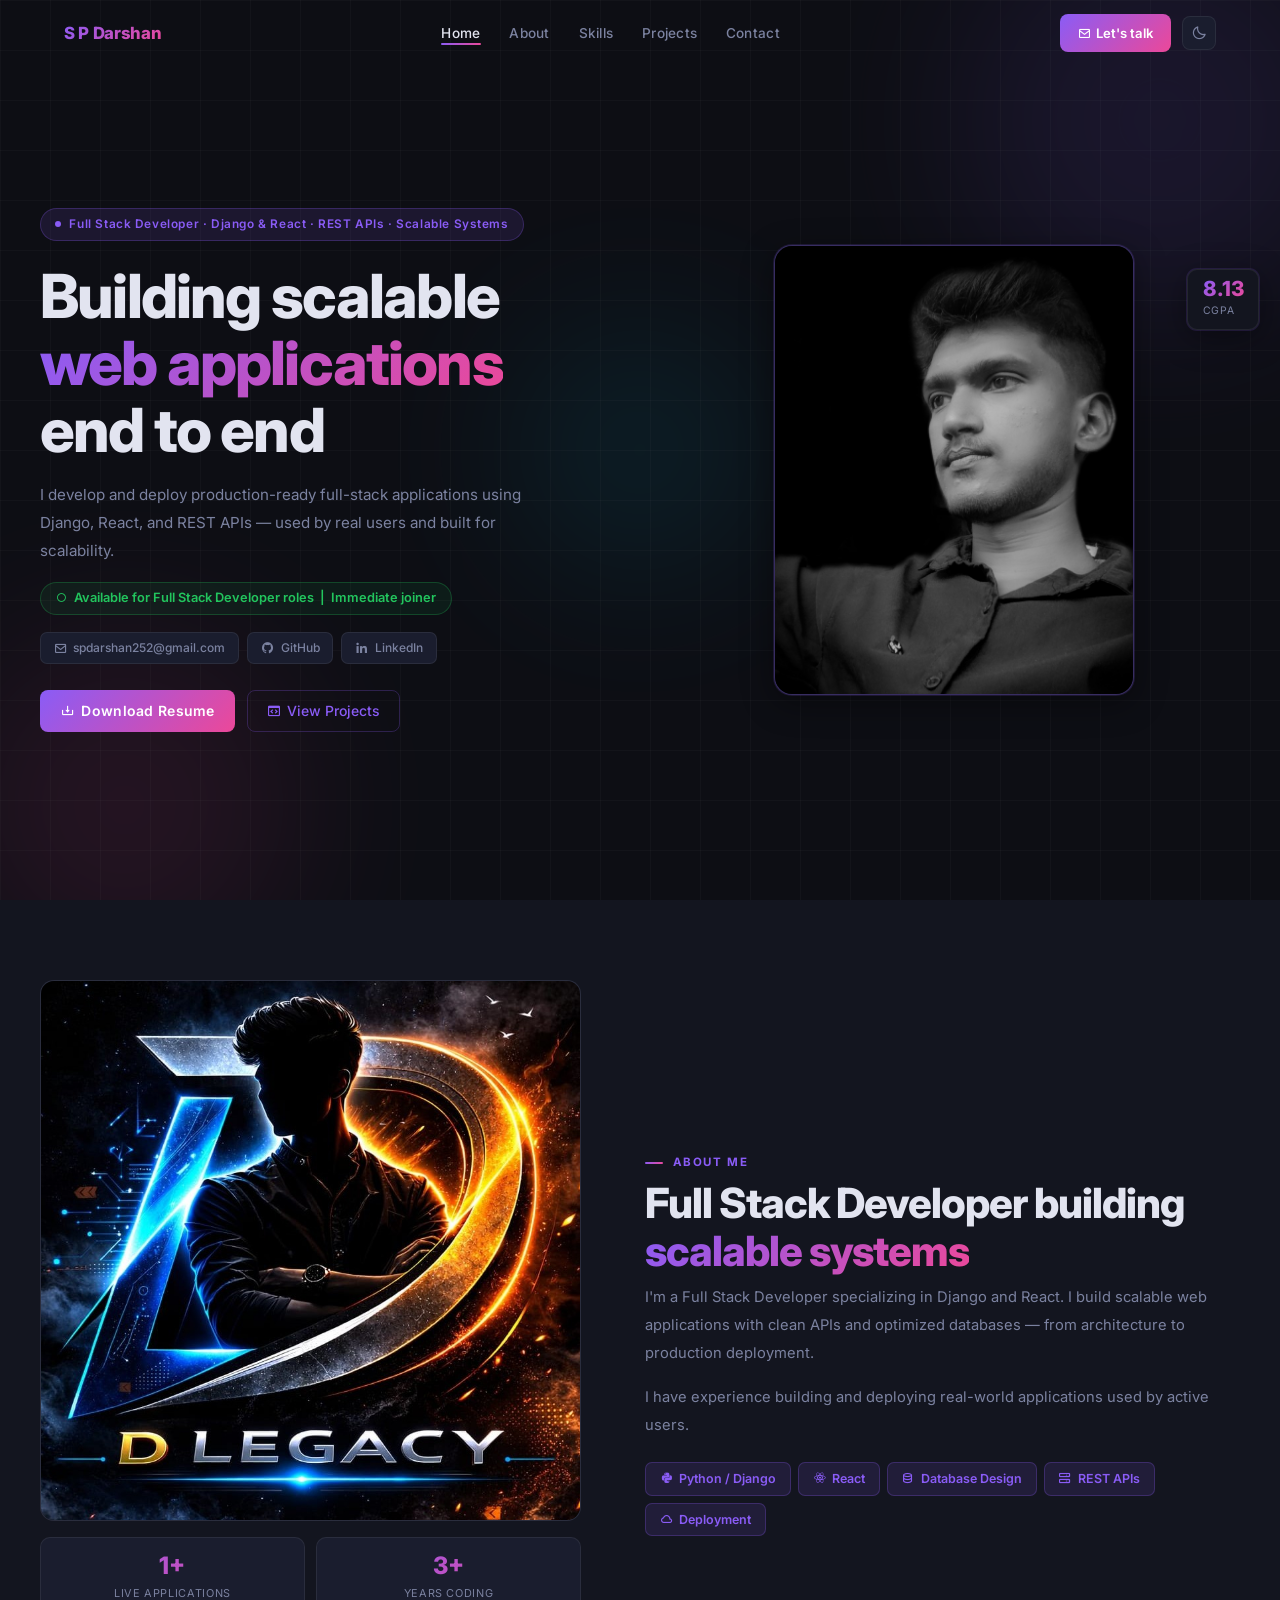
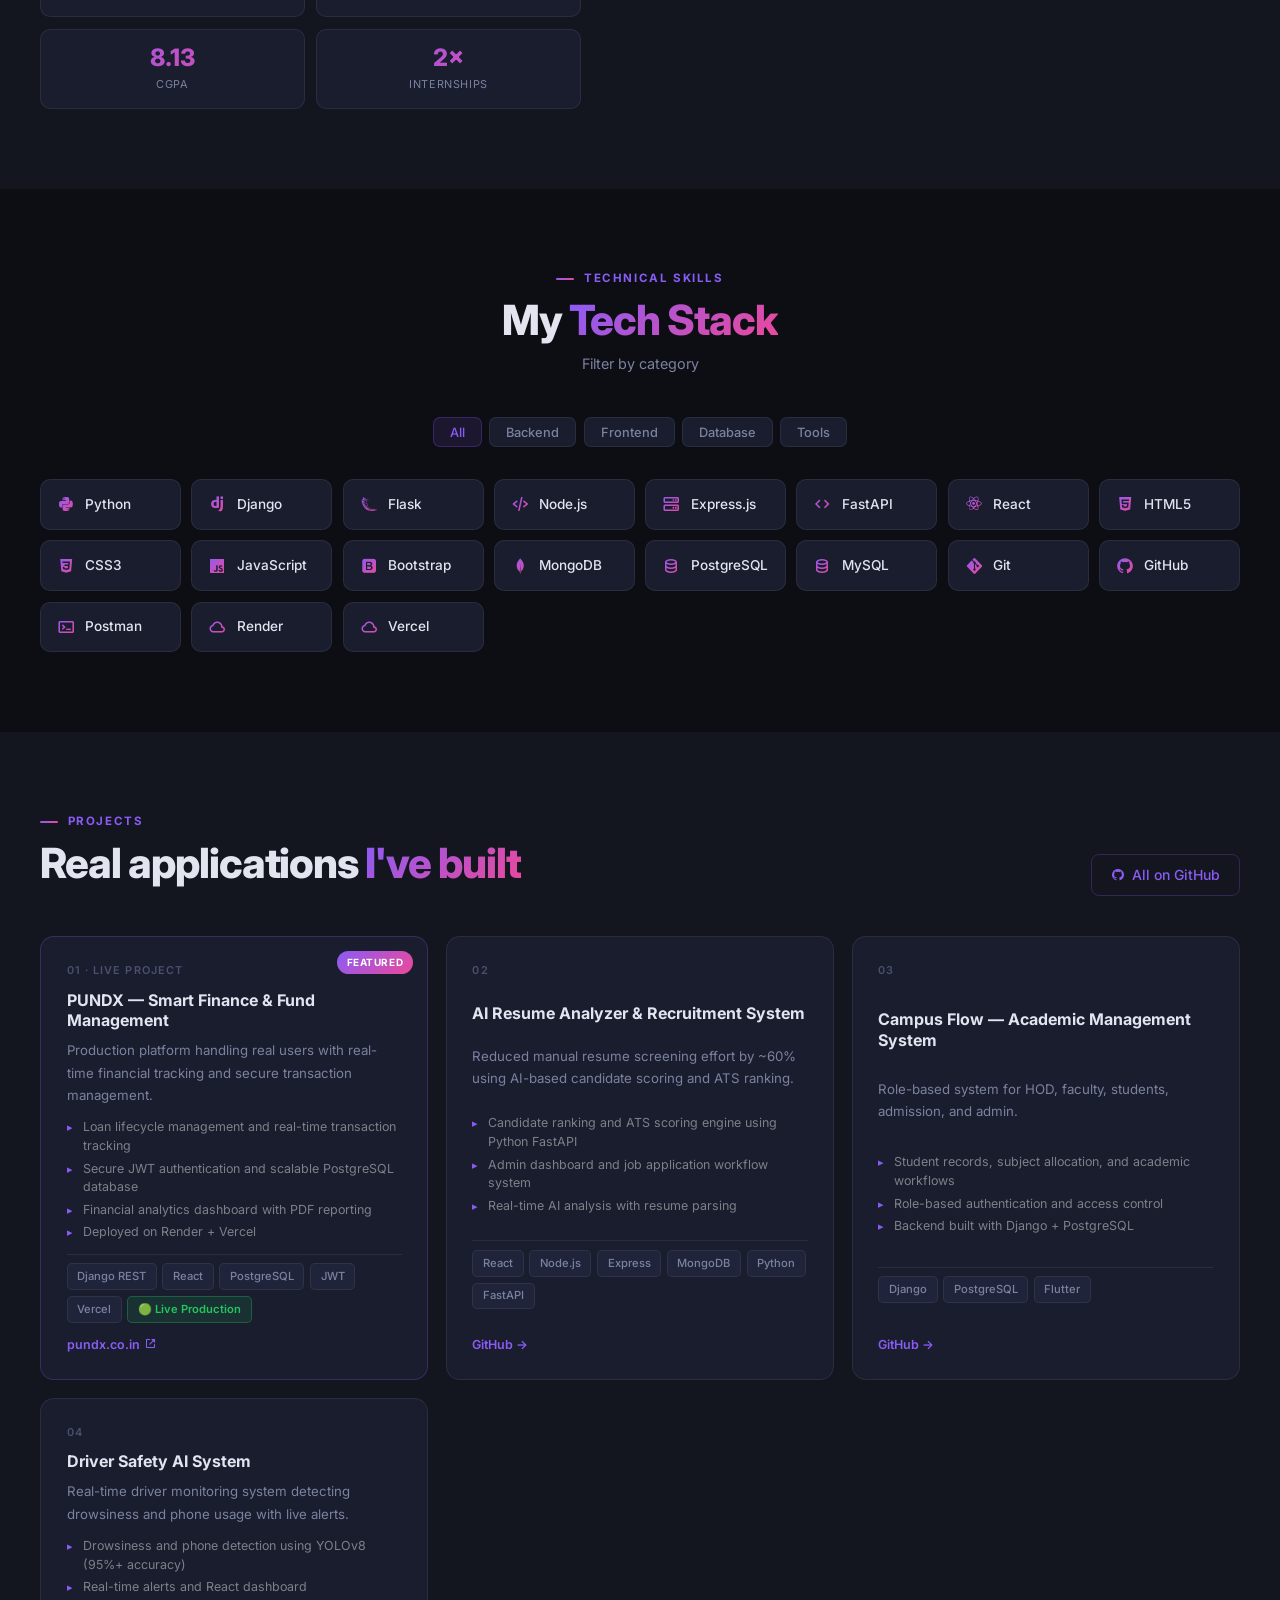
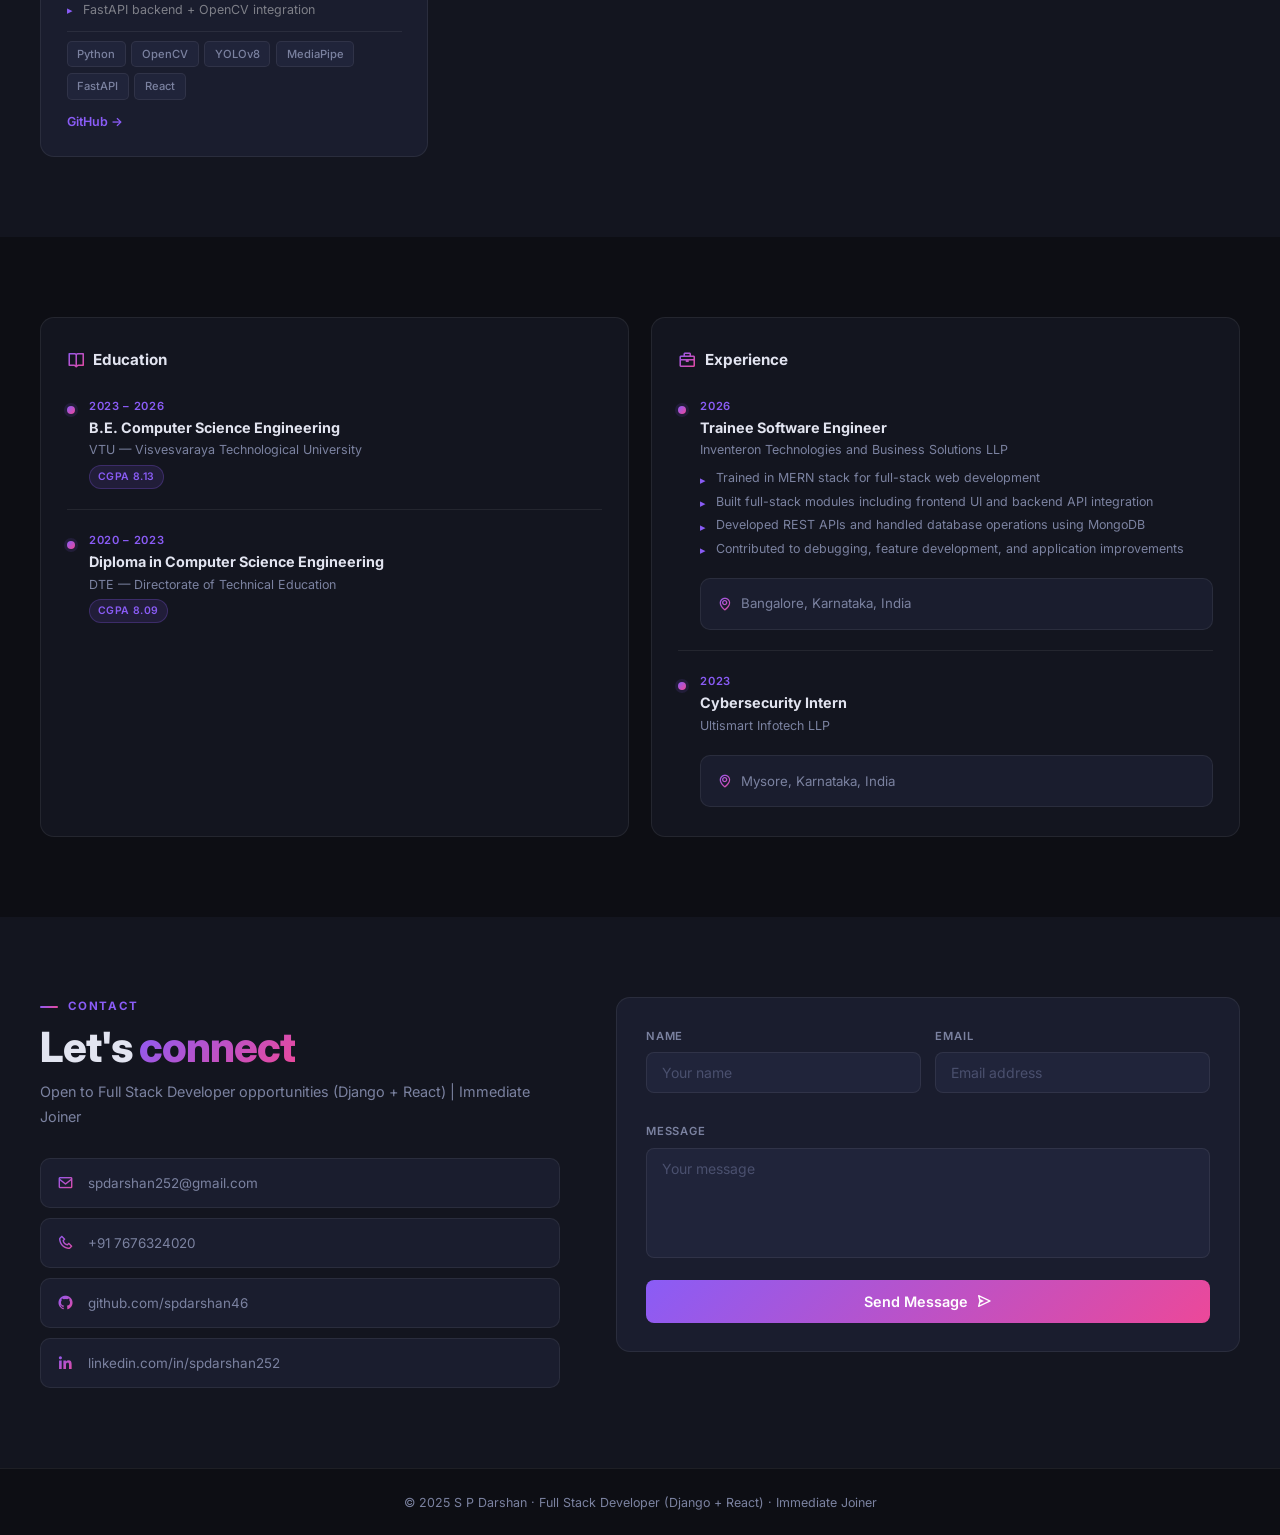
<file: index.html>
<!DOCTYPE html>
<html lang="en" data-theme="dark">

<head>
  <meta charset="UTF-8">
  <meta name="viewport" content="width=device-width, initial-scale=1.0, maximum-scale=1.0">
  <title>S P Darshan | Full Stack Developer (Django + React)</title>
  <meta name="description"
    content="S P Darshan - Full Stack Developer specializing in Django and React. Creator of PUNDX finance platform. Available for Full-Stack and Backend opportunities.">
  <meta name="keywords"
    content="Full Stack Developer, Django Developer, React Developer, Python Developer, S P Darshan, PUNDX, Backend Developer, Karnataka, MERN Stack">
  <meta name="author" content="S P Darshan">
  <meta name="robots" content="index, follow">
  <meta property="og:title" content="S P Darshan · Full Stack Developer">
  <meta property="og:description"
    content="Full Stack Developer specializing in Django and React. Creator of PUNDX finance platform.">
  <meta property="og:type" content="website">
  <meta property="og:url" content="https://spdarshan46.github.io/Portfolio/">
  <meta name="twitter:card" content="summary">
  <meta name="twitter:title" content="S P Darshan · Full Stack Developer">
  <meta name="twitter:description" content="Full Stack Developer specializing in Django and React.">
  <link rel="canonical" href="https://spdarshan46.github.io/Portfolio/">
  <link rel="icon" href="img/logo.jpeg" type="image/jpeg">
  <link href="https://fonts.googleapis.com/css2?family=Inter:wght@300;400;500;600;700;800&display=swap"
    rel="stylesheet">
  <link href="https://unpkg.com/boxicons@2.1.4/css/boxicons.min.css" rel="stylesheet">
  <link rel="stylesheet" href="style.css">
</head>

<body>
  <!-- MOBILE NAV OVERLAY -->
  <nav class="mobile-nav" id="mobileNav">
    <a href="#home" onclick="closeMobileNav()">Home</a>
    <a href="#about" onclick="closeMobileNav()">About</a>
    <a href="#skills" onclick="closeMobileNav()">Skills</a>
    <a href="#projects" onclick="closeMobileNav()">Projects</a>
    <a href="#contact" onclick="closeMobileNav()">Contact</a>
    <div class="mobile-nav-social">
      <a href="https://github.com/spdarshan46" target="_blank"><i class='bx bxl-github'></i></a>
      <a href="https://linkedin.com/in/spdarshan252" target="_blank"><i class='bx bxl-linkedin'></i></a>
      <a href="mailto:spdarshan252@gmail.com"><i class='bx bx-envelope'></i></a>
    </div>
  </nav>

  <!-- HEADER -->
  <header id="header">
    <div class="header-content">
      <a href="#home" class="logo-text gradient-text">S P Darshan</a>
      <ul class="navlist" id="navlist">
        <li><a href="#home" class="active">Home</a></li>
        <li><a href="#about">About</a></li>
        <li><a href="#skills">Skills</a></li>
        <li><a href="#projects">Projects</a></li>
        <li><a href="#contact">Contact</a></li>
      </ul>
      <div class="right-header">
        <a href="mailto:spdarshan252@gmail.com" class="header-lets-talk">
          <i class='bx bx-envelope'></i> <span>Let's talk</span>
        </a>
        <div class="theme-toggle" id="themeToggle" onclick="toggleTheme()">
          <i class='bx bx-moon' id="themeIcon"></i>
        </div>
        <div class="menu-icon" id="menuIcon" onclick="toggleMobileNav()">
          <div class="bar"></div>
          <div class="bar"></div>
          <div class="bar"></div>
        </div>
      </div>
    </div>
  </header>

  <!-- HERO SECTION -->
  <section id="home">
    <div class="hero-bg">
      <div class="hero-blob blob1"></div>
      <div class="hero-blob blob2"></div>
      <div class="hero-blob blob3"></div>
      <div class="hero-grid-bg"></div>
    </div>
    <div class="hero-inner">
      <div class="hero-content">
        <div class="hero-badge">Full Stack Developer · Django & React · REST APIs · Scalable Systems</div>
        <h1>Building scalable<br><span class="gradient-text">web applications</span><br>end to end</h1>
        <p class="hero-desc">I develop and deploy production-ready full-stack applications using Django, React, and REST
          APIs — used by real users and built for scalability.</p>
        <p class="hero-avail"><i class='bx bx-circle'></i> Available for Full Stack Developer roles &nbsp;|&nbsp;
          Immediate joiner</p>
        <div class="quick-info">
          <a href="mailto:spdarshan252@gmail.com" class="info-chip">
            <i class='bx bx-envelope'></i> spdarshan252@gmail.com
          </a>
          <a href="https://github.com/spdarshan46" target="_blank" class="info-chip">
            <i class='bx bxl-github'></i> GitHub
          </a>
          <a href="https://linkedin.com/in/spdarshan252" target="_blank" class="info-chip">
            <i class='bx bxl-linkedin'></i> LinkedIn
          </a>
        </div>
        <div class="hero-actions">
          <a href="img/resume.pdf" class="btn" download>
            <i class='bx bx-download'></i> Download Resume
          </a>
          <a href="#projects" class="btn-outline">
            <i class='bx bx-code-block'></i> View Projects
          </a>
        </div>
      </div>
      <div class="hero-image-wrap">
        <div class="hero-img-card">
          <img src="img/hero.jpg" alt="S P Darshan"
            onerror="this.style.display='none';this.nextElementSibling.style.display='flex'">
          <div class="hero-img-placeholder" style="display:none">
            <div class="avatar-big">SPD</div>
            <span style="color:var(--muted);font-size:.85rem;font-weight:600">S P Darshan</span>
            <span style="color:var(--muted2);font-size:.75rem">Full Stack Developer</span>
          </div>
        </div>
        <div class="floating-badge fb2">
          <div class="fb-num">8.13</div>
          <div class="fb-label">CGPA</div>
        </div>
      </div>
    </div>
  </section>

  <!-- ABOUT SECTION -->
  <section id="about">
    <div class="about-grid">
      <div class="about-img-wrap reveal">
        <div class="about-img">
          <img src="img/logo.jpeg" alt="About S P Darshan" onerror="this.nextElementSibling.style.display='flex'">
          <div class="about-img-placeholder" style="display:none">🖥️</div>
        </div>
        <div class="about-stats">
          <div class="stat-card">
            <div class="stat-number">1+</div>
            <div class="stat-label">Live Applications</div>
          </div>
          <div class="stat-card">
            <div class="stat-number">3+</div>
            <div class="stat-label">Years Coding</div>
          </div>
          <div class="stat-card">
            <div class="stat-number">8.13</div>
            <div class="stat-label">CGPA</div>
          </div>
          <div class="stat-card">
            <div class="stat-number">2×</div>
            <div class="stat-label">Internships</div>
          </div>
        </div>
      </div>
      <div class="about-content reveal reveal-d1">
        <div class="section-label">About Me</div>
        <h2 class="section-title">Full Stack Developer building <span class="gradient-text">scalable systems</span></h2>
        <p>I'm a Full Stack Developer specializing in Django and React. I build scalable web applications with clean
          APIs and optimized databases — from architecture to production deployment.</p>
        <p>I have experience building and deploying real-world applications used by active users.</p>
        <div class="about-highlights">
          <span class="highlight-pill"><i class='bx bxl-python'></i> Python / Django</span>
          <span class="highlight-pill"><i class='bx bxl-react'></i> React</span>
          <span class="highlight-pill"><i class='bx bx-data'></i> Database Design</span>
          <span class="highlight-pill"><i class='bx bx-server'></i> REST APIs</span>
          <span class="highlight-pill"><i class='bx bx-cloud'></i> Deployment</span>
        </div>
      </div>
    </div>
  </section>

  <!-- SKILLS SECTION -->
  <section id="skills">
    <div class="skills-header reveal">
      <div class="section-label" style="justify-content:center">Technical Skills</div>
      <h2 class="section-title">My <span class="gradient-text">Tech Stack</span></h2>
      <p class="section-sub">Filter by category</p>
    </div>
    <div class="skill-filters reveal reveal-d1">
      <button class="filter-btn active" onclick="filterSkills('all',this)">All</button>
      <button class="filter-btn" onclick="filterSkills('backend',this)">Backend</button>
      <button class="filter-btn" onclick="filterSkills('frontend',this)">Frontend</button>
      <button class="filter-btn" onclick="filterSkills('database',this)">Database</button>
      <button class="filter-btn" onclick="filterSkills('tools',this)">Tools</button>
    </div>
    <div class="skills-grid reveal reveal-d2" id="skillsGrid">
      <div class="skill-card" data-cat="backend"><i class='bx bxl-python'></i> Python</div>
      <div class="skill-card" data-cat="backend"><i class='bx bxl-django'></i> Django</div>
      <div class="skill-card" data-cat="backend"><i class='bx bxl-flask'></i> Flask</div>
      <div class="skill-card" data-cat="backend"><i class='bx bx-code-alt'></i> Node.js</div>
      <div class="skill-card" data-cat="backend"><i class='bx bx-server'></i> Express.js</div>
      <div class="skill-card" data-cat="backend"><i class='bx bx-code'></i> FastAPI</div>
      <div class="skill-card" data-cat="frontend"><i class='bx bxl-react'></i> React</div>
      <div class="skill-card" data-cat="frontend"><i class='bx bxl-html5'></i> HTML5</div>
      <div class="skill-card" data-cat="frontend"><i class='bx bxl-css3'></i> CSS3</div>
      <div class="skill-card" data-cat="frontend"><i class='bx bxl-javascript'></i> JavaScript</div>
      <div class="skill-card" data-cat="frontend"><i class='bx bxl-bootstrap'></i> Bootstrap</div>
      <div class="skill-card" data-cat="database"><i class='bx bxl-mongodb'></i> MongoDB</div>
      <div class="skill-card" data-cat="database"><i class='bx bx-data'></i> PostgreSQL</div>
      <div class="skill-card" data-cat="database"><i class='bx bx-data'></i> MySQL</div>
      <div class="skill-card" data-cat="tools"><i class='bx bxl-git'></i> Git</div>
      <div class="skill-card" data-cat="tools"><i class='bx bxl-github'></i> GitHub</div>
      <div class="skill-card" data-cat="tools"><i class='bx bx-terminal'></i> Postman</div>
      <div class="skill-card" data-cat="tools"><i class='bx bx-cloud'></i> Render</div>
      <div class="skill-card" data-cat="tools"><i class='bx bx-cloud'></i> Vercel</div>
    </div>
  </section>

  <!-- PROJECTS SECTION -->
  <section id="projects">
    <div class="projects-wrap">
      <div class="projects-header-row reveal">
        <div>
          <div class="section-label">Projects</div>
          <h2 class="section-title">
            Real applications <span class="gradient-text">I've built</span>
          </h2>
        </div>
        <a href="https://github.com/spdarshan46" target="_blank" class="btn-outline">
          <i class='bx bxl-github'></i> All on GitHub
        </a>
      </div>
      <div class="project-grid reveal">
        <!-- PROJECT 1: PUNDX -->
        <a href="https://www.pundx.co.in/" target="_blank" class="project-card featured">
          <div class="featured-badge">FEATURED</div>
          <div class="project-num">01 · LIVE PROJECT</div>
          <h3>PUNDX — Smart Finance & Fund Management</h3>
          <p class="project-desc">
            Production platform handling real users with real-time financial tracking and secure transaction management.
          </p>
          <ul class="project-feats">
            <li>Loan lifecycle management and real-time transaction tracking</li>
            <li>Secure JWT authentication and scalable PostgreSQL database</li>
            <li>Financial analytics dashboard with PDF reporting</li>
            <li>Deployed on Render + Vercel</li>
          </ul>
          <div class="project-stack">
            <span class="stack-pill">Django REST</span>
            <span class="stack-pill">React</span>
            <span class="stack-pill">PostgreSQL</span>
            <span class="stack-pill">JWT</span>
            <span class="stack-pill">Vercel</span>
            <span class="stack-pill live-pill">🟢 Live Production</span>
          </div>
          <span class="project-link">
            pundx.co.in <i class='bx bx-link-external'></i>
          </span>
        </a>

        <!-- PROJECT 2: AI RESUME ANALYZER -->
        <a href="https://github.com/SnehaKhanaganvi/Ai-Resyme-Alayser-Recuirtment-System-" target="_blank" class="project-card">
          <div class="project-num">02</div>
          <h3>AI Resume Analyzer & Recruitment System</h3>
          <p class="project-desc">
            Reduced manual resume screening effort by ~60% using AI-based candidate scoring and ATS ranking.
          </p>
          <ul class="project-feats">
            <li>Candidate ranking and ATS scoring engine using Python FastAPI</li>
            <li>Admin dashboard and job application workflow system</li>
            <li>Real-time AI analysis with resume parsing</li>
          </ul>
          <div class="project-stack">
            <span class="stack-pill">React</span>
            <span class="stack-pill">Node.js</span>
            <span class="stack-pill">Express</span>
            <span class="stack-pill">MongoDB</span>
            <span class="stack-pill">Python</span>
            <span class="stack-pill">FastAPI</span>
          </div>
          <span class="project-link">GitHub →</span>
        </a>

        <!-- PROJECT 3: CAMPUS FLOW -->
        <a href="https://github.com/Mr-APS-22/SDMS_project" target="_blank" class="project-card">
          <div class="project-num">03</div>
          <h3>Campus Flow — Academic Management System</h3>
          <p class="project-desc">
            Role-based system for HOD, faculty, students, admission, and admin.
          </p>
          <ul class="project-feats">
            <li>Student records, subject allocation, and academic workflows</li>
            <li>Role-based authentication and access control</li>
            <li>Backend built with Django + PostgreSQL</li>
          </ul>
          <div class="project-stack">
            <span class="stack-pill">Django</span>
            <span class="stack-pill">PostgreSQL</span>
            <span class="stack-pill">Flutter</span>
          </div>
          <span class="project-link">GitHub →</span>
        </a>

        <!-- PROJECT 4: DRIVER SAFETY AI -->
        <a href="https://github.com/spdarshan46/driver-safety-ai" target="_blank" class="project-card">
          <div class="project-num">04</div>
          <h3>Driver Safety AI System</h3>
          <p class="project-desc">
            Real-time driver monitoring system detecting drowsiness and phone usage with live alerts.
          </p>
          <ul class="project-feats">
            <li>Drowsiness and phone detection using YOLOv8 (95%+ accuracy)</li>
            <li>Real-time alerts and React dashboard</li>
            <li>FastAPI backend + OpenCV integration</li>
          </ul>
          <div class="project-stack">
            <span class="stack-pill">Python</span>
            <span class="stack-pill">OpenCV</span>
            <span class="stack-pill">YOLOv8</span>
            <span class="stack-pill">MediaPipe</span>
            <span class="stack-pill">FastAPI</span>
            <span class="stack-pill">React</span>
          </div>
          <span class="project-link">GitHub →</span>
        </a>
      </div>
    </div>
  </section>

  <!-- EDUCATION & EXPERIENCE -->
  <div class="edu-exp-section">
    <div class="edu-exp-grid reveal">
      <div class="exp-card">
        <div class="exp-card-title"><i class='bx bx-book-open'></i> Education</div>
        <div class="exp-item">
          <div class="exp-dot"></div>
          <div class="exp-body">
            <div class="exp-date">2023 – 2026</div>
            <div class="exp-title">B.E. Computer Science Engineering</div>
            <div class="exp-place">VTU — Visvesvaraya Technological University</div>
            <span class="exp-badge">CGPA 8.13</span>
          </div>
        </div>
        <div class="exp-item">
          <div class="exp-dot"></div>
          <div class="exp-body">
            <div class="exp-date">2020 – 2023</div>
            <div class="exp-title">Diploma in Computer Science Engineering</div>
            <div class="exp-place">DTE — Directorate of Technical Education</div>
            <span class="exp-badge">CGPA 8.09</span>
          </div>
        </div>
      </div>
      <div class="exp-card">
        <div class="exp-card-title"><i class='bx bx-briefcase'></i> Experience</div>
        <div class="exp-item">
          <div class="exp-dot"></div>
          <div class="exp-body">
            <div class="exp-date">2026</div>
            <div class="exp-title">Trainee Software Engineer</div>
            <div class="exp-place">Inventeron Technologies and Business Solutions LLP</div>
            <ul class="exp-details">
              <li>Trained in MERN stack for full-stack web development</li>
              <li>Built full-stack modules including frontend UI and backend API integration</li>
              <li>Developed REST APIs and handled database operations using MongoDB</li>
              <li>Contributed to debugging, feature development, and application improvements</li>
            </ul>
            <div class="location-mini">
              <i class='bx bx-map'></i>
              Bangalore, Karnataka, India
            </div>
          </div>
        </div>
        <div class="exp-item">
          <div class="exp-dot"></div>
          <div class="exp-body">
            <div class="exp-date">2023</div>
            <div class="exp-title">Cybersecurity Intern</div>
            <div class="exp-place">Ultismart Infotech LLP</div>
            <div class="location-mini">
              <i class='bx bx-map'></i>
              Mysore, Karnataka, India
            </div>
          </div>
        </div>
      </div>
    </div>
  </div>

  <!-- CONTACT SECTION -->
  <section id="contact">
    <div class="contact-wrap">
      <div class="contact-panel">
        <div class="reveal">
          <div class="section-label">Contact</div>
          <h2 class="section-title">Let's <span class="gradient-text">connect</span></h2>
          <p class="contact-left-p">Open to Full Stack Developer opportunities (Django + React) | Immediate Joiner</p>
          <div class="contact-links">
            <a href="mailto:spdarshan252@gmail.com" class="contact-link">
              <i class='bx bx-envelope'></i> spdarshan252@gmail.com
            </a>
            <a href="tel:+917676324020" class="contact-link">
              <i class='bx bx-phone'></i> +91 7676324020
            </a>
            <a href="https://github.com/spdarshan46" target="_blank" class="contact-link">
              <i class='bx bxl-github'></i> github.com/spdarshan46
            </a>
            <a href="https://linkedin.com/in/spdarshan252" target="_blank" class="contact-link">
              <i class='bx bxl-linkedin'></i> linkedin.com/in/spdarshan252
            </a>
          </div>
        </div>
        <div class="reveal reveal-d2">
          <form action="https://formspree.io/f/xbldbrdy" method="POST" class="contact-form" id="contactForm"
            onsubmit="handleForm(event)">
            <div class="form-row">
              <div class="form-group">
                <label class="form-label">Name</label>
                <input type="text" name="name" placeholder="Your name" required>
              </div>
              <div class="form-group">
                <label class="form-label">Email</label>
                <input type="email" name="email" placeholder="Email address" required>
              </div>
            </div>
            <div class="form-group">
              <label class="form-label">Message</label>
              <textarea name="message" placeholder="Your message" rows="5" required></textarea>
            </div>
            <button type="submit" class="send-btn" id="sendBtn">
              <span id="btnText">Send Message</span>
              <i class='bx bx-send'></i>
            </button>
          </form>
        </div>
      </div>
    </div>
  </section>

  <!-- FOOTER -->
  <footer>
    <p>© 2025 S P Darshan · Full Stack Developer (Django + React) · Immediate Joiner</p>
  </footer>

  <script src="script.js"></script>
</body>

</html>
</file>
<file: style.css>
/* ══════════════════════════════
   RESET & CSS VARS
══════════════════════════════ */
*,*::before,*::after{margin:0;padding:0;box-sizing:border-box;transition:background-color .2s ease,border-color .2s ease,color .2s ease,box-shadow .2s ease,transform .2s ease,opacity .2s ease}
:root{
  --bg:#0d0e14;--bg2:#13151f;--bg3:#1a1d2e;--bg4:#20243a;
  --border:rgba(255,255,255,0.07);--border2:rgba(138,92,246,0.25);
  --text:#e2e4f0;--muted:#7b82a0;--muted2:#4a506e;
  --purple:#8a5cf6;--purple2:#6d3fe0;--purple3:rgba(138,92,246,0.12);
  --pink:#ec4899;--cyan:#06b6d4;
  --grad:linear-gradient(135deg,#8a5cf6,#ec4899);
  --shadow:0 0 0 1px rgba(138,92,246,0.15),0 8px 32px rgba(0,0,0,0.4);
}
[data-theme="light"]{
  --bg:#f5f5fa;--bg2:#ffffff;--bg3:#f0f0f8;--bg4:#e8e8f5;
  --border:rgba(0,0,0,0.08);--border2:rgba(138,92,246,0.2);
  --text:#1a1a2e;--muted:#6b7280;--muted2:#9ca3af;
  --purple3:rgba(138,92,246,0.08);
  --shadow:0 0 0 1px rgba(138,92,246,0.12),0 4px 20px rgba(0,0,0,0.08);
}
/* FIX 6: Moved out of [data-theme="light"] block — was invalid nesting */
[data-theme="light"] .project-feats li{font-size:.78rem;color:rgba(60,60,60,0.5);padding:.12rem 0 .12rem 1rem;position:relative;line-height:1.5}
html{scroll-behavior:smooth}
body{background:var(--bg);color:var(--text);font-family:'Inter',sans-serif;line-height:1.7;overflow-x:hidden;transition:background .3s,color .3s}
::selection{background:rgba(138,92,246,0.3)}
::-webkit-scrollbar{width:4px}
::-webkit-scrollbar-track{background:var(--bg)}
/* FIX 3: Gradient scrollbar thumb */
::-webkit-scrollbar-thumb{background:linear-gradient(135deg,#8a5cf6,#ec4899);border-radius:99px}
a{text-decoration:none;color:inherit}
img{max-width:100%;display:block}
.gradient-text{background:var(--grad);-webkit-background-clip:text;-webkit-text-fill-color:transparent;background-clip:text}

/* ══════════════════════════════
   SHARED UTILITIES
══════════════════════════════ */
.section-inner{max-width:1200px;margin:0 auto;padding:0 1.5rem}
.section-label{font-size:.72rem;font-weight:700;letter-spacing:.14em;color:var(--purple);text-transform:uppercase;margin-bottom:.5rem;display:flex;align-items:center;gap:.6rem}
.section-label::before{content:'';width:18px;height:2px;background:var(--grad);border-radius:99px;flex-shrink:0}
.section-title{font-size:clamp(1.7rem,4vw,2.6rem);font-weight:800;letter-spacing:-.025em;line-height:1.15;margin-bottom:.5rem}
.section-sub{color:var(--muted);font-size:.9rem;margin-bottom:2.5rem}
.btn{display:inline-flex;align-items:center;gap:.4rem;background:var(--grad);color:#fff;padding:.55rem 1.3rem;border-radius:8px;font-family:'Inter',sans-serif;font-size:.875rem;font-weight:600;letter-spacing:.02em;transition:opacity .2s,transform .2s;border:none;cursor:pointer;white-space:nowrap}
.btn:hover{opacity:.9;transform:translateY(-1px)}
/* FIX 2: Button click feedback */
.btn:active{transform:scale(0.97)}
.btn-outline{background:transparent;border:1px solid var(--border2);color:var(--purple);padding:.5rem 1.2rem;border-radius:8px;font-size:.875rem;font-weight:500;transition:all .2s;display:inline-flex;align-items:center;gap:.4rem;white-space:nowrap}
.btn-outline:hover{background:var(--purple3)}
.btn-outline:active{transform:scale(0.97)}

/* ══════════════════════════════
   HEADER
══════════════════════════════ */
header{position:fixed;top:0;left:0;right:0;z-index:1000;transition:all .3s}
header.scrolled{background:rgba(13,14,20,0.9);backdrop-filter:blur(20px);-webkit-backdrop-filter:blur(20px);border-bottom:1px solid var(--border)}
[data-theme="light"] header.scrolled{background:rgba(245,245,250,0.92)}
.header-content{max-width:1200px;margin:0 auto;padding:.9rem 1.5rem;display:flex;align-items:center;justify-content:space-between;gap:1.5rem}
.logo-text{font-size:1.05rem;font-weight:800;letter-spacing:-.02em;flex-shrink:0}
.navlist{list-style:none;display:flex;gap:1.8rem}
.navlist a{font-size:.85rem;font-weight:500;color:var(--muted);letter-spacing:.02em;position:relative;transition:color .2s;padding:.2rem 0}
.navlist a::after{content:'';position:absolute;bottom:0;left:0;width:0;height:1.5px;background:var(--grad);border-radius:99px;transition:width .3s}
.navlist a:hover,.navlist a.active{color:var(--text)}
.navlist a:hover::after,.navlist a.active::after{width:100%}
.right-header{display:flex;align-items:center;gap:.7rem;flex-shrink:0}
.header-lets-talk{display:inline-flex;align-items:center;gap:.35rem;background:var(--grad);color:#fff;padding:.48rem 1.1rem;border-radius:8px;font-size:.82rem;font-weight:600;transition:opacity .2s}
.header-lets-talk:hover{opacity:.88}
.theme-toggle{width:34px;height:34px;border-radius:8px;border:1px solid var(--border);background:var(--bg3);display:flex;align-items:center;justify-content:center;cursor:pointer;transition:all .2s;font-size:1rem;color:var(--muted);flex-shrink:0}
.theme-toggle:hover{border-color:var(--border2);color:var(--purple)}
.menu-icon{width:34px;height:34px;border:1px solid var(--border);border-radius:8px;background:var(--bg3);display:none;flex-direction:column;align-items:center;justify-content:center;gap:4.5px;cursor:pointer;transition:all .2s;flex-shrink:0}
.menu-icon:hover{border-color:var(--border2)}
.bar{width:16px;height:1.5px;background:var(--muted);transition:all .3s;border-radius:99px}
.menu-icon.open .bar:nth-child(1){transform:rotate(45deg) translate(4px,4px)}
.menu-icon.open .bar:nth-child(2){opacity:0;transform:scaleX(0)}
.menu-icon.open .bar:nth-child(3){transform:rotate(-45deg) translate(4px,-4px)}

/* ══════════════════════════════
   MOBILE NAV
══════════════════════════════ */
.mobile-nav{position:fixed;inset:0;background:var(--bg);z-index:999;display:flex;flex-direction:column;align-items:center;justify-content:center;gap:2rem;transform:translateX(100%);transition:transform .35s cubic-bezier(.4,0,.2,1)}
.mobile-nav.open{transform:none}
.mobile-nav a{font-size:1.7rem;font-weight:800;color:var(--muted);transition:color .2s;letter-spacing:-.03em;padding:.2rem 0}
.mobile-nav a:hover,.mobile-nav a:active{color:var(--text)}
.mobile-nav-social{display:flex;gap:1.2rem;margin-top:1rem}
.mobile-nav-social a{width:42px;height:42px;border:1px solid var(--border);border-radius:8px;display:flex;align-items:center;justify-content:center;font-size:1.2rem;color:var(--muted);transition:all .2s}
.mobile-nav-social a:hover{border-color:var(--border2);color:var(--purple)}

/* ══════════════════════════════
   HERO
══════════════════════════════ */
#home{min-height:100svh;display:flex;align-items:center;padding:5.5rem 1.5rem 3rem;position:relative;overflow:hidden}
.hero-bg{position:absolute;inset:0;pointer-events:none;overflow:hidden}
.hero-blob{position:absolute;border-radius:50%;filter:blur(80px);opacity:.1}
.blob1{width:400px;height:400px;background:var(--purple);top:-80px;right:-80px}
.blob2{width:350px;height:350px;background:var(--pink);bottom:-80px;left:-50px}
.blob3{width:250px;height:250px;background:var(--cyan);top:50%;left:50%;transform:translate(-50%,-50%)}
.hero-grid-bg{position:absolute;inset:0;background-image:linear-gradient(rgba(255,255,255,.025) 1px,transparent 1px),linear-gradient(90deg,rgba(255,255,255,.025) 1px,transparent 1px);background-size:50px 50px}
[data-theme="light"] .hero-grid-bg{background-image:linear-gradient(rgba(0,0,0,.035) 1px,transparent 1px),linear-gradient(90deg,rgba(0,0,0,.035) 1px,transparent 1px)}
.hero-inner{max-width:1200px;margin:0 auto;width:100%;display:grid;grid-template-columns:1fr 1fr;gap:3.5rem;align-items:center;position:relative}
.hero-badge{display:inline-flex;align-items:center;gap:.5rem;background:var(--purple3);border:1px solid var(--border2);color:var(--purple);padding:.32rem .9rem;border-radius:50px;font-size:.74rem;font-weight:600;letter-spacing:.05em;margin-bottom:1.4rem;animation:fadeUp .5s ease both}
.hero-badge::before{content:'';width:6px;height:6px;border-radius:50%;background:var(--purple);flex-shrink:0;animation:pulse 2s infinite}
.hero-content h1{font-size:clamp(2rem,5vw,3.8rem);font-weight:800;line-height:1.1;letter-spacing:-.03em;margin-bottom:1.1rem;animation:fadeUp .5s .07s ease both;opacity:0}
/* FIX 5: Wider max-width for better desktop readability */
.hero-desc{font-size:.95rem;color:var(--muted);line-height:1.85;max-width:520px;margin-bottom:1rem;animation:fadeUp .5s .14s ease both;opacity:0}
.hero-avail{display:inline-flex;align-items:center;gap:.5rem;font-size:.8rem;font-weight:600;color:#22c55e;background:rgba(34,197,94,.08);border:1px solid rgba(34,197,94,.25);border-radius:50px;padding:.3rem .95rem;margin-bottom:1.1rem;animation:fadeUp .5s .18s ease both;opacity:0}
.hero-avail i{font-size:.65rem;animation:pulse 2s infinite;color:#22c55e}
.quick-info{display:flex;gap:.5rem;flex-wrap:wrap;margin-bottom:1.6rem;animation:fadeUp .5s .24s ease both;opacity:0}
.info-chip{display:inline-flex;align-items:center;gap:.35rem;background:var(--bg3);border:1px solid var(--border);color:var(--muted);padding:.3rem .8rem;border-radius:7px;font-size:.75rem;font-weight:500;transition:all .2s}
.info-chip:hover{border-color:var(--border2);color:var(--purple);background:var(--purple3)}
.info-chip i{font-size:.85rem}
.hero-actions{display:flex;gap:.7rem;flex-wrap:wrap;animation:fadeUp .5s .31s ease both;opacity:0}
/* Image side */
.hero-image-wrap{position:relative;display:flex;justify-content:center;animation:fadeLeft .6s .2s ease both;opacity:0}
.hero-img-card{width:100%;max-width:360px;border-radius:18px;overflow:hidden;border:1px solid var(--border2);box-shadow:var(--shadow);position:relative;background:var(--bg3)}
.hero-img-card img{width:100%;height:100%;object-fit:cover;object-position:top center;aspect-ratio:4/5}
.hero-img-placeholder{width:100%;aspect-ratio:4/5;display:flex;flex-direction:column;align-items:center;justify-content:center;gap:1rem;color:var(--muted)}
.avatar-big{width:100px;height:100px;border-radius:50%;background:var(--grad);display:flex;align-items:center;justify-content:center;font-size:2rem;font-weight:800;color:#fff}
.floating-badge{position:absolute;background:var(--bg2);border:1px solid var(--border);border-radius:10px;padding:.55rem .9rem;box-shadow:var(--shadow);z-index:2}
.fb1{bottom:1.5rem;left:-1.2rem;animation:float 4s ease-in-out infinite}
.fb2{top:1.5rem;right:-1.2rem;animation:float 4s 2s ease-in-out infinite}
.fb-num{font-size:1.3rem;font-weight:800;background:var(--grad);-webkit-background-clip:text;-webkit-text-fill-color:transparent;background-clip:text;line-height:1}
.fb-label{font-size:.65rem;color:var(--muted);letter-spacing:.06em;margin-top:.15rem}

/* ══════════════════════════════
   ABOUT
══════════════════════════════ */
#about{background:var(--bg2);padding:5rem 1.5rem}
.about-grid{display:grid;grid-template-columns:1fr 1.1fr;gap:4rem;align-items:center;max-width:1200px;margin:0 auto}
.about-img-wrap{position:relative}
.about-img{width:100%;border-radius:14px;overflow:hidden;border:1px solid var(--border);background:var(--bg3)}
.about-img img{width:100%;aspect-ratio:1;object-fit:cover}
.about-img-placeholder{width:100%;aspect-ratio:1;display:flex;align-items:center;justify-content:center;font-size:4rem;min-height:200px}
.about-stats{display:grid;grid-template-columns:1fr 1fr;gap:.7rem;margin-top:1rem}
.stat-card{background:var(--bg3);border:1px solid var(--border);border-radius:10px;padding:.9rem 1rem;text-align:center;transition:border-color .2s}
.stat-card:hover{border-color:var(--border2)}
.stat-number{font-size:1.5rem;font-weight:800;background:var(--grad);-webkit-background-clip:text;-webkit-text-fill-color:transparent;background-clip:text;line-height:1.2}
.stat-label{font-size:.68rem;color:var(--muted);letter-spacing:.06em;text-transform:uppercase;margin-top:.15rem}
.about-content p{color:var(--muted);font-size:.92rem;line-height:1.9;margin-bottom:1rem}
.about-highlights{display:flex;gap:.45rem;flex-wrap:wrap;margin-top:1.4rem}
.highlight-pill{display:inline-flex;align-items:center;gap:.35rem;background:var(--purple3);border:1px solid var(--border2);color:var(--purple);padding:.32rem .85rem;border-radius:7px;font-size:.78rem;font-weight:600;transition:all .2s}
.highlight-pill:hover{background:rgba(138,92,246,.18)}
.highlight-pill i{font-size:.85rem}

/* ══════════════════════════════
   SKILLS
══════════════════════════════ */
#skills{padding:5rem 1.5rem;text-align:center}
.skills-header{max-width:600px;margin:0 auto}
.skill-filters{display:flex;gap:.45rem;flex-wrap:wrap;justify-content:center;margin:2rem 0 2rem}
.filter-btn{background:var(--bg3);border:1px solid var(--border);color:var(--muted);padding:.42rem 1rem;border-radius:7px;font-size:.8rem;font-weight:500;cursor:pointer;transition:all .2s;font-family:'Inter',sans-serif}
.filter-btn:hover,.filter-btn.active{background:var(--purple3);border-color:var(--border2);color:var(--purple)}
.skills-grid{max-width:1200px;margin:0 auto;display:grid;grid-template-columns:repeat(auto-fill,minmax(135px,1fr));gap:.65rem;text-align:left}
.skill-card{background:var(--bg3);border:1px solid var(--border);border-radius:10px;padding:.8rem 1rem;display:flex;align-items:center;gap:.65rem;font-size:.85rem;font-weight:500;color:var(--text);transition:all .25s;cursor:default}
.skill-card:hover{border-color:var(--border2);background:var(--purple3);transform:translateY(-2px)}
.skill-card i{font-size:1.15rem;background:var(--grad);-webkit-background-clip:text;-webkit-text-fill-color:transparent;background-clip:text;flex-shrink:0}
.skill-card.hidden{display:none}

/* ══════════════════════════════
   PROJECTS
══════════════════════════════ */
#projects{background:var(--bg2);padding:5rem 1.5rem}
.projects-wrap{max-width:1200px;margin:0 auto}
.projects-header-row{display:flex;align-items:flex-end;justify-content:space-between;flex-wrap:wrap;gap:1rem;margin-bottom:2.5rem}
.project-grid{display:grid;grid-template-columns:repeat(auto-fill,minmax(300px,1fr));gap:1.1rem}
.project-card{background:var(--bg3);border:1px solid var(--border);border-radius:14px;padding:1.5rem 1.6rem;display:flex;flex-direction:column;gap:.5rem;transition:all .25s;position:relative;overflow:hidden;justify-content:space-between}
.project-card::before{content:'';position:absolute;inset:0;background:var(--grad);opacity:0;transition:opacity .3s;border-radius:14px}
.project-card::after{content:'';position:absolute;inset:1px;background:var(--bg3);border-radius:13px;transition:background .3s}
/* FIX 1: Premium hover depth */
.project-card:hover{transform:translateY(-4px) scale(1.01);box-shadow:0 12px 40px rgba(138,92,246,.25)}
.project-card:hover::before{opacity:1}
.project-card>*{position:relative;z-index:1}
.project-card.featured{border-color:var(--border2)}
.featured-badge{position:absolute;top:.9rem;right:.9rem;background:var(--grad);color:#fff;font-size:.62rem;font-weight:700;padding:.18rem .6rem;border-radius:50px;letter-spacing:.06em;z-index:2}
.project-num{font-size:.68rem;font-weight:600;color:var(--muted2);letter-spacing:.1em;margin-bottom:.15rem}
.project-card h3{font-size:1rem;font-weight:700;line-height:1.3;transition:color .2s}
.project-card:hover h3{color:var(--purple)}
.project-desc{font-size:.83rem;color:var(--muted);line-height:1.7}
.project-feats{list-style:none;margin:.1rem 0}
.project-feats li{font-size:.78rem;color:rgba(226,226,226,0.5);padding:.12rem 0 .12rem 1rem;position:relative;line-height:1.5}
.project-feats li::before{content:'▸';position:absolute;left:0;color:var(--purple);font-size:.68rem;top:.18rem}
.project-stack{display:flex;gap:.35rem;flex-wrap:wrap;padding-top:.55rem;border-top:1px solid var(--border)}
.stack-pill{background:var(--bg4);border:1px solid var(--border);color:var(--muted);padding:.18rem .6rem;border-radius:5px;font-size:.7rem;font-weight:500}
.live-pill{background:rgba(34,197,94,.12)!important;border-color:rgba(34,197,94,.3)!important;color:#22c55e!important;font-weight:600}
.project-link{display:inline-flex;align-items:center;gap:.3rem;font-size:.78rem;color:var(--purple);font-weight:600;transition:gap .2s;margin-top:.2rem}
.project-link:hover{gap:.5rem}

/* ══════════════════════════════
   EXPERIENCE / EDUCATION
══════════════════════════════ */
.edu-exp-section{padding:5rem 1.5rem}
.edu-exp-grid{max-width:1200px;margin:0 auto;display:grid;grid-template-columns:1fr 1fr;gap:1.4rem}
.exp-card{background:var(--bg2);border:1px solid var(--border);border-radius:14px;padding:1.8rem 1.6rem}
.exp-card-title{font-size:.95rem;font-weight:700;margin-bottom:1.5rem;display:flex;align-items:center;gap:.55rem}
.exp-card-title i{background:var(--grad);-webkit-background-clip:text;-webkit-text-fill-color:transparent;background-clip:text;font-size:1.15rem}
.exp-item{display:flex;gap:.9rem;padding-bottom:1.3rem;margin-bottom:1.3rem;border-bottom:1px solid var(--border)}
.exp-item:last-child{border-bottom:none;margin-bottom:0;padding-bottom:0}
.exp-dot{width:8px;height:8px;border-radius:50%;background:var(--grad);flex-shrink:0;margin-top:.6rem;box-shadow:0 0 0 3px var(--purple3)}
.exp-body{flex:1;min-width:0}
.exp-date{font-size:.7rem;font-weight:600;color:var(--purple);letter-spacing:.06em;margin-bottom:.2rem}
.exp-title{font-size:.9rem;font-weight:700;line-height:1.3}
.exp-place{font-size:.78rem;color:var(--muted);margin-top:.1rem}
.exp-badge{display:inline-block;background:var(--purple3);border:1px solid var(--border2);color:var(--purple);font-size:.65rem;font-weight:600;padding:.12rem .5rem;border-radius:50px;margin-top:.28rem;letter-spacing:.04em}
.exp-details{list-style:none;margin:.55rem 0 .4rem;display:flex;flex-direction:column;gap:.3rem}
.exp-details li{font-size:.78rem;color:var(--muted);padding-left:1rem;position:relative;line-height:1.5}
.exp-details li::before{content:'▸';position:absolute;left:0;color:var(--purple);font-size:.68rem;top:.15rem}
.location-mini{margin-top:1.2rem;background:var(--bg3);border:1px solid var(--border);border-radius:10px;padding:.85rem 1rem;display:flex;align-items:center;gap:.5rem;font-size:.83rem;color:var(--muted)}
.location-mini i{background:var(--grad);-webkit-background-clip:text;-webkit-text-fill-color:transparent;background-clip:text;font-size:1rem}

/* ══════════════════════════════
   CONTACT
══════════════════════════════ */
#contact{background:var(--bg2);padding:5rem 1.5rem}
.contact-wrap{max-width:1200px;margin:0 auto}
.contact-panel{display:grid;grid-template-columns:1fr 1.2fr;gap:3.5rem;align-items:start}
.contact-left-p{color:var(--muted);font-size:.9rem;margin-bottom:1.8rem}
.contact-links{display:flex;flex-direction:column;gap:.6rem}
.contact-link{display:flex;align-items:center;gap:.8rem;padding:.8rem 1rem;background:var(--bg3);border:1px solid var(--border);border-radius:10px;color:var(--muted);font-size:.84rem;transition:all .2s}
.contact-link:hover{border-color:var(--border2);background:var(--purple3);color:var(--text)}
.contact-link i{font-size:1.05rem;width:18px;flex-shrink:0;background:var(--grad);-webkit-background-clip:text;-webkit-text-fill-color:transparent;background-clip:text}
.contact-form{background:var(--bg3);border:1px solid var(--border);border-radius:14px;padding:1.8rem}
.form-row{display:grid;grid-template-columns:1fr 1fr;gap:.9rem;margin-bottom:.9rem}
.form-group{margin-bottom:.9rem}
.form-label{display:block;font-size:.7rem;font-weight:600;letter-spacing:.08em;text-transform:uppercase;color:var(--muted);margin-bottom:.4rem}
.form-group input,.form-group textarea{width:100%;background:var(--bg4);border:1px solid var(--border);border-radius:8px;padding:.7rem .95rem;color:var(--text);font-family:'Inter',sans-serif;font-size:.875rem;outline:none;transition:border-color .2s;resize:none;-webkit-appearance:none}
.form-group input:focus,.form-group textarea:focus{border-color:rgba(138,92,246,.4)}
.form-group input::placeholder,.form-group textarea::placeholder{color:var(--muted2)}
.form-group textarea{min-height:110px}
.send-btn{width:100%;background:var(--grad);color:#fff;border:none;padding:.8rem 1.4rem;border-radius:8px;font-family:'Inter',sans-serif;font-weight:600;font-size:.9rem;cursor:pointer;display:flex;align-items:center;justify-content:center;gap:.5rem;transition:opacity .2s,transform .2s}
.send-btn:hover{opacity:.9;transform:translateY(-1px)}
.send-btn:active{transform:scale(0.97)}
.send-btn i{font-size:1rem}

/* ══════════════════════════════
   FOOTER
══════════════════════════════ */
footer{background:var(--bg);border-top:1px solid var(--border);padding:1.4rem 1.5rem;text-align:center;font-size:.78rem;color:var(--muted)}

/* ══════════════════════════════
   SCROLL REVEAL
══════════════════════════════ */
.reveal{opacity:0;transform:translateY(26px);transition:opacity .65s ease,transform .65s ease}
.reveal.up{opacity:1;transform:none}
.reveal-d1{transition-delay:.1s}
.reveal-d2{transition-delay:.2s}
.reveal-d3{transition-delay:.3s}

/* ══════════════════════════════
   KEYFRAMES
══════════════════════════════ */
@keyframes fadeUp{from{opacity:0;transform:translateY(18px)}to{opacity:1;transform:none}}
@keyframes fadeLeft{from{opacity:0;transform:translateX(18px)}to{opacity:1;transform:none}}
@keyframes float{0%,100%{transform:translateY(0)}50%{transform:translateY(-8px)}}
@keyframes pulse{0%,100%{transform:scale(1);opacity:1}50%{transform:scale(.65);opacity:.4}}

/* ══════════════════════════════
   RESPONSIVE — TABLET 1024px
══════════════════════════════ */
@media(max-width:1024px){
  .navlist{gap:1.3rem}
  .header-lets-talk{display:none}
  .hero-inner{grid-template-columns:1fr;gap:2.5rem;text-align:center}
  .hero-image-wrap{order:-1}
  .hero-img-card{max-width:260px;margin:0 auto}
  .hero-desc{margin:0 auto 1rem}
  .hero-avail{margin-left:auto;margin-right:auto}
  .quick-info,.hero-actions{justify-content:center}
  .floating-badge{display:none}
  .about-grid{grid-template-columns:1fr;gap:2.5rem}
  .about-img{max-width:340px;margin:0 auto}
  .contact-panel{grid-template-columns:1fr;gap:2rem}
  .edu-exp-grid{grid-template-columns:1fr;gap:1.2rem}
}

/* ══════════════════════════════
   RESPONSIVE — MOBILE 768px
══════════════════════════════ */
@media(max-width:768px){
  .navlist{display:none}
  .header-lets-talk{display:none}
  .menu-icon{display:flex}
  .header-content{padding:.8rem 1rem}
  #home{padding:5rem 1rem 2.5rem}
  .hero-inner{gap:2rem}
  .hero-img-card{max-width:220px}
  .hero-content h1{font-size:clamp(1.7rem,7vw,2.4rem)}
  .hero-desc{font-size:.9rem}
  .hero-badge{font-size:.7rem}
  .hero-avail{font-size:.75rem;padding:.25rem .8rem}
  .quick-info{gap:.4rem}
  .info-chip{font-size:.72rem;padding:.25rem .7rem}
  .hero-actions{gap:.6rem}
  .hero-actions .btn,.hero-actions .btn-outline{font-size:.82rem;padding:.48rem 1.05rem}
  #about{padding:3.5rem 1rem}
  .about-grid{gap:2rem}
  .about-stats{grid-template-columns:repeat(4,1fr);gap:.5rem}
  .stat-number{font-size:1.2rem}
  .stat-label{font-size:.6rem}
  #skills{padding:3.5rem 1rem}
  .skills-grid{grid-template-columns:repeat(auto-fill,minmax(120px,1fr));gap:.55rem}
  .skill-card{font-size:.8rem;padding:.7rem .85rem}
  #projects{padding:3.5rem 1rem}
  .project-grid{grid-template-columns:1fr;gap:1rem}
  .project-card{padding:1.3rem 1.4rem}
  .projects-header-row{flex-direction:column;align-items:flex-start;gap:.8rem}
  .edu-exp-section{padding:3.5rem 1rem}
  .exp-card{padding:1.4rem 1.3rem}
  #contact{padding:3.5rem 1rem}
  .contact-form{padding:1.4rem}
  .form-row{grid-template-columns:1fr;gap:0}
  .section-title{font-size:clamp(1.4rem,5vw,2rem)}
}

/* ══════════════════════════════
   RESPONSIVE — SMALL MOBILE 480px
══════════════════════════════ */
@media(max-width:480px){
  .header-content{padding:.7rem .9rem}
  .logo-text{font-size:.95rem}
  #home{padding:4.5rem .9rem 2rem}
  .hero-content h1{font-size:1.65rem;letter-spacing:-.025em}
  .hero-img-card{max-width:190px}
  .hero-badge{font-size:.68rem;padding:.28rem .75rem}
  .hero-avail{font-size:.72rem;text-align:center}
  .quick-info{flex-direction:column;align-items:center;gap:.35rem}
  .info-chip{width:fit-content}
  .hero-actions{flex-direction:column;align-items:center;width:100%}
  .hero-actions .btn,.hero-actions .btn-outline{width:100%;justify-content:center;font-size:.88rem;padding:.6rem 1rem}
  .about-stats{grid-template-columns:1fr 1fr}
  .skills-grid{grid-template-columns:repeat(2,1fr)}
  .skill-card{font-size:.78rem;padding:.65rem .75rem;gap:.5rem}
  .project-card{padding:1.2rem}
  .contact-form{padding:1.2rem}
  .send-btn{font-size:.85rem;padding:.75rem}
  #about,#skills,#projects,#contact,.edu-exp-section{padding-left:.9rem;padding-right:.9rem}
  .section-label{font-size:.68rem}
  .mobile-nav a{font-size:1.5rem}
  .btn-outline{font-size:.8rem;padding:.45rem 1rem}
}

/* ══════════════════════════════
   RESPONSIVE — EXTRA SMALL 360px
══════════════════════════════ */
@media(max-width:360px){
  .hero-content h1{font-size:1.5rem}
  .hero-img-card{max-width:170px}
  .about-stats{grid-template-columns:1fr 1fr}
  .stat-number{font-size:1.1rem}
  .skills-grid{grid-template-columns:1fr 1fr}
  .skill-card{font-size:.74rem;padding:.6rem .7rem}
}

/* ══════════════════════════════
   TOUCH DEVICES - active states
══════════════════════════════ */
@media(hover:none){
  .skill-card:active{border-color:var(--border2);background:var(--purple3)}
  .project-card:active::before{opacity:1}
  .contact-link:active{border-color:var(--border2);background:var(--purple3)}
  .info-chip:active{border-color:var(--border2);color:var(--purple)}
}
</file>
